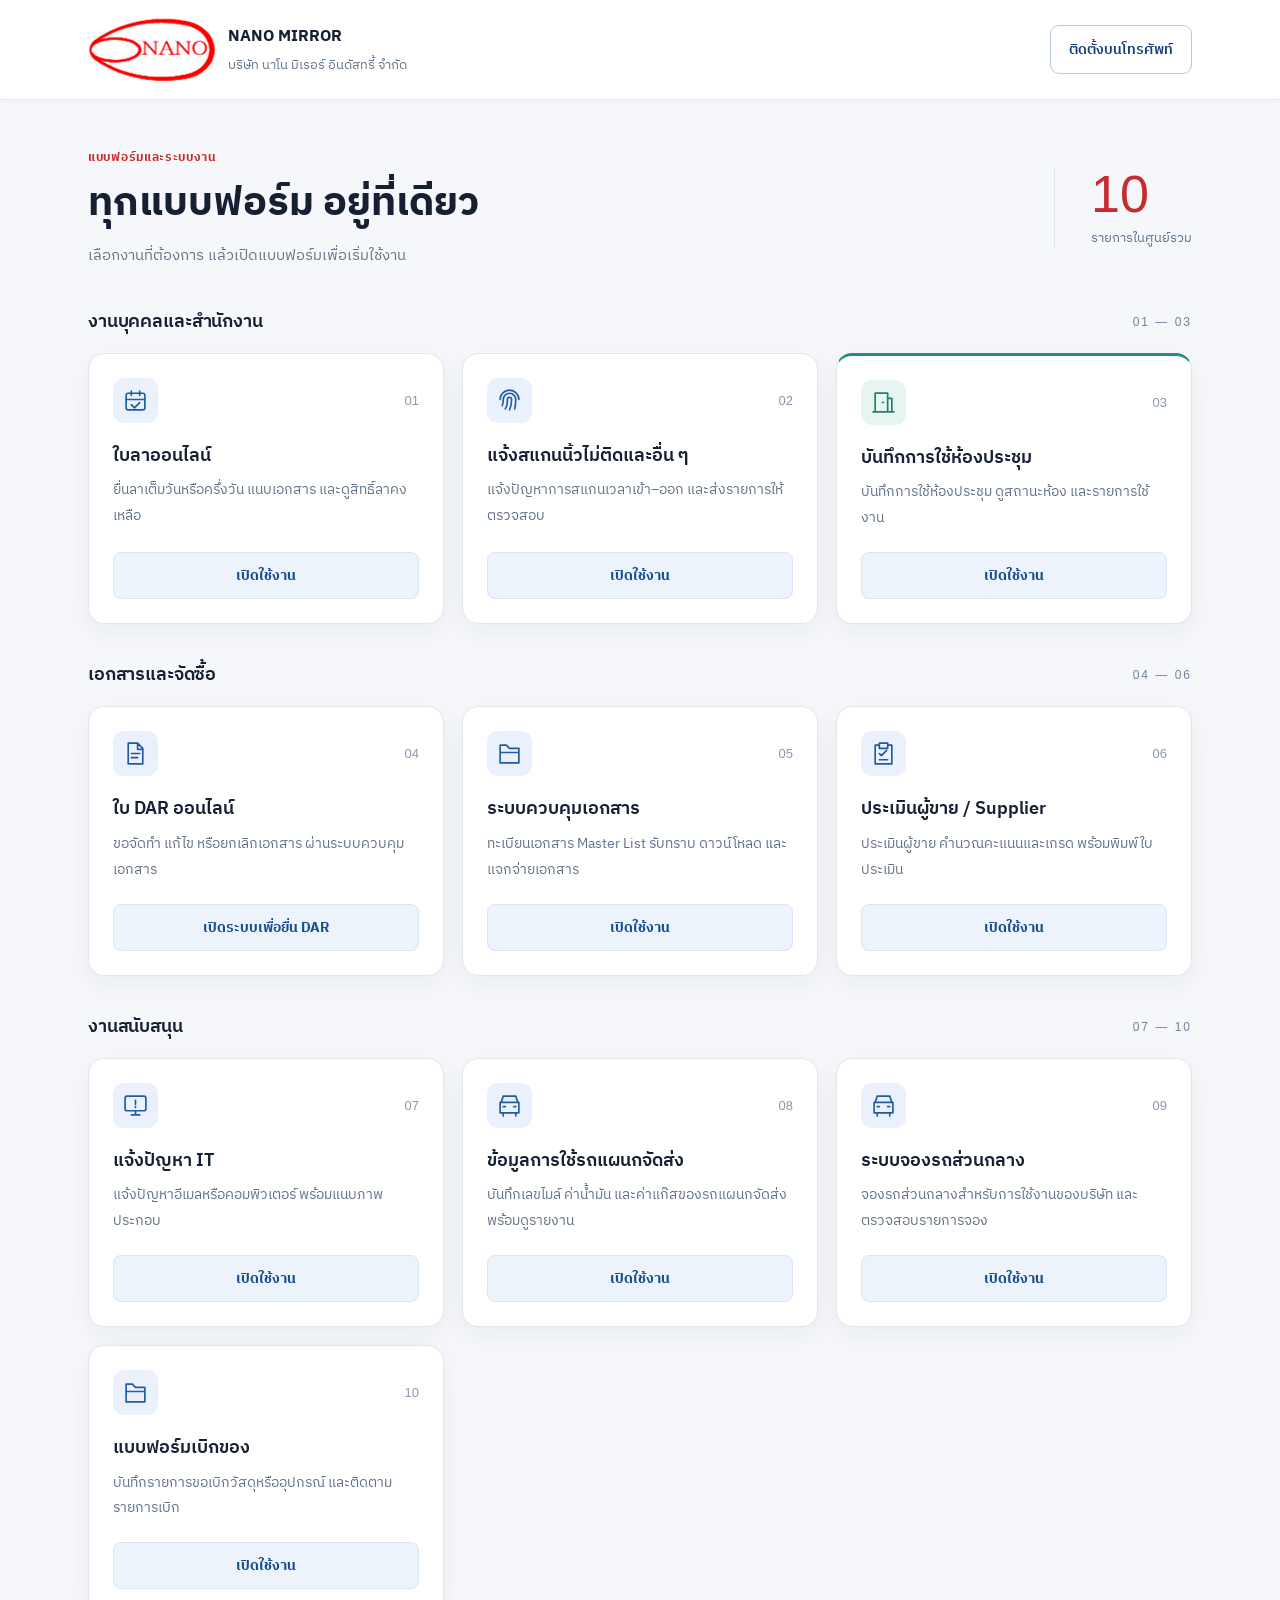
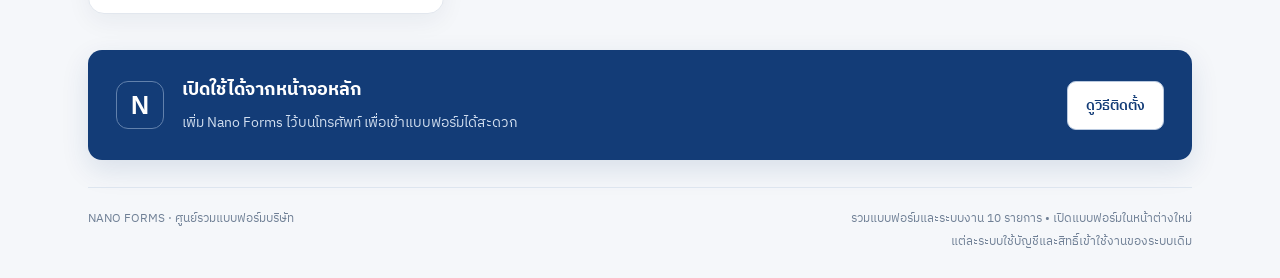
<file: index.html>
<!doctype html><html lang="th"><head><meta charset="UTF-8"><meta name="viewport" content="width=device-width,initial-scale=1"><meta name="theme-color" content="#133c77"><meta name="description" content="ศูนย์รวมแบบฟอร์มและระบบงาน บริษัท นาโน มิเรอร์ อินดัสทรี้ จำกัด"><meta name="apple-mobile-web-app-capable" content="yes"><meta name="apple-mobile-web-app-title" content="Nano Forms"><link rel="manifest" href="./manifest.webmanifest?v=20261007-9"><link rel="apple-touch-icon" sizes="192x192" href="./icon-192.png"><link rel="icon" href="data:image/svg+xml,%3Csvg xmlns='http://www.w3.org/2000/svg' viewBox='0 0 64 64'%3E%3Crect width='64' height='64' rx='14' fill='%23133c77'/%3E%3Cpath d='M18 46V18h8l12 18V18h8v28h-8L26 28v18Z' fill='white'/%3E%3C/svg%3E"><title>ศูนย์รวมแบบฟอร์มบริษัท | Nano Forms</title><link rel="preconnect" href="https://fonts.googleapis.com"><link rel="preconnect" href="https://fonts.gstatic.com" crossorigin><link href="https://fonts.googleapis.com/css2?family=IBM+Plex+Sans+Thai:wght@300;400;500;600;700&display=swap" rel="stylesheet"><link rel="stylesheet" href="./style.css?v=20261007-6"><style id="mobile-layout-fix">@media(max-width:1024px){.cards{grid-template-columns:1fr!important}.card{display:block!important;min-width:0!important}.card h3{font-size:19px!important;line-height:1.45!important}.card p{font-size:15px!important;line-height:1.7!important}.card .action{width:100%!important;min-height:48px!important;display:flex!important;align-items:center!important;justify-content:center!important;font-size:15px!important}}</style></head><body>
<header><div class="header-inner"><a class="brand" href="./" aria-label="หน้าหลัก Nano Forms"><img class="company-logo" src="[data-uri]" alt="NANO"><span>NANO MIRROR<small>บริษัท นาโน มิเรอร์ อินดัสทรี้ จำกัด</small></span></a><button class="install" id="install">ติดตั้งบนโทรศัพท์</button></div></header>
<main><div class="intro"><div><p class="eyebrow">แบบฟอร์มและระบบงาน</p><h1>ทุกแบบฟอร์ม<br class="mobile"> อยู่ที่เดียว</h1><p class="lead">เลือกงานที่ต้องการ แล้วเปิดแบบฟอร์มเพื่อเริ่มใช้งาน</p></div><div class="index-count"><strong>10</strong><span>รายการในศูนย์รวม</span></div></div>
<div class="notice" role="status" id="offline" hidden>ขณะนี้ไม่มีอินเทอร์เน็ต กรุณาเชื่อมต่อก่อนเปิดแบบฟอร์ม</div>
<section aria-labelledby="people"><div class="section-head"><h2 id="people">งานบุคคลและสำนักงาน</h2><span>01 — 03</span></div><div class="cards" id="people-cards"></div></section>
<section aria-labelledby="docs"><div class="section-head"><h2 id="docs">เอกสารและจัดซื้อ</h2><span>04 — 06</span></div><div class="cards" id="docs-cards"></div></section>
<section aria-labelledby="support"><div class="section-head"><h2 id="support">งานสนับสนุน</h2><span>07 — 10</span></div><div class="cards" id="support-cards"></div></section>
<aside class="install-strip"><span class="strip-icon">N</span><div><h2>เปิดใช้ได้จากหน้าจอหลัก</h2><p>เพิ่ม Nano Forms ไว้บนโทรศัพท์ เพื่อเข้าแบบฟอร์มได้สะดวก</p></div><button class="secondary" id="guide">ดูวิธีติดตั้ง</button></aside>
<footer><span>NANO FORMS · ศูนย์รวมแบบฟอร์มบริษัท</span><p>รวมแบบฟอร์มและระบบงาน 10 รายการ • เปิดแบบฟอร์มในหน้าต่างใหม่<br>แต่ละระบบใช้บัญชีและสิทธิ์เข้าใช้งานของระบบเดิม</p></footer></main>
<dialog id="install-dialog"><button class="close" aria-label="ปิด" id="close">×</button><p class="eyebrow">NANO FORMS</p><h2>ติดตั้งบนโทรศัพท์</h2><div id="installed" hidden>ติดตั้งแล้ว คุณกำลังเปิดผ่านเว็บแอป</div><div id="instructions"><h3>Android · Chrome</h3><p>เปิดเว็บนี้ใน Chrome แตะเมนู ⋮ แล้วเลือก <b>ติดตั้งแอป</b> หรือ <b>เพิ่มลงในหน้าจอหลัก</b></p><h3>iPhone · Safari</h3><p>เปิดเว็บนี้ใน Safari แตะ <b>แชร์</b> แล้วเลือก <b>เพิ่มไปยังหน้าจอโฮม</b> จากนั้นแตะ <b>เพิ่ม</b></p><p class="muted">หากเปิดจากแอปแชต ให้เปิดลิงก์ในเบราว์เซอร์ก่อน ตัวเลือกติดตั้งอาจต่างกันตามรุ่นโทรศัพท์</p></div><button id="native-install" class="primary" hidden>ติดตั้ง Nano Forms</button></dialog>
<script src="./app.js?v=20261007-11"></script></body></html>
</file>
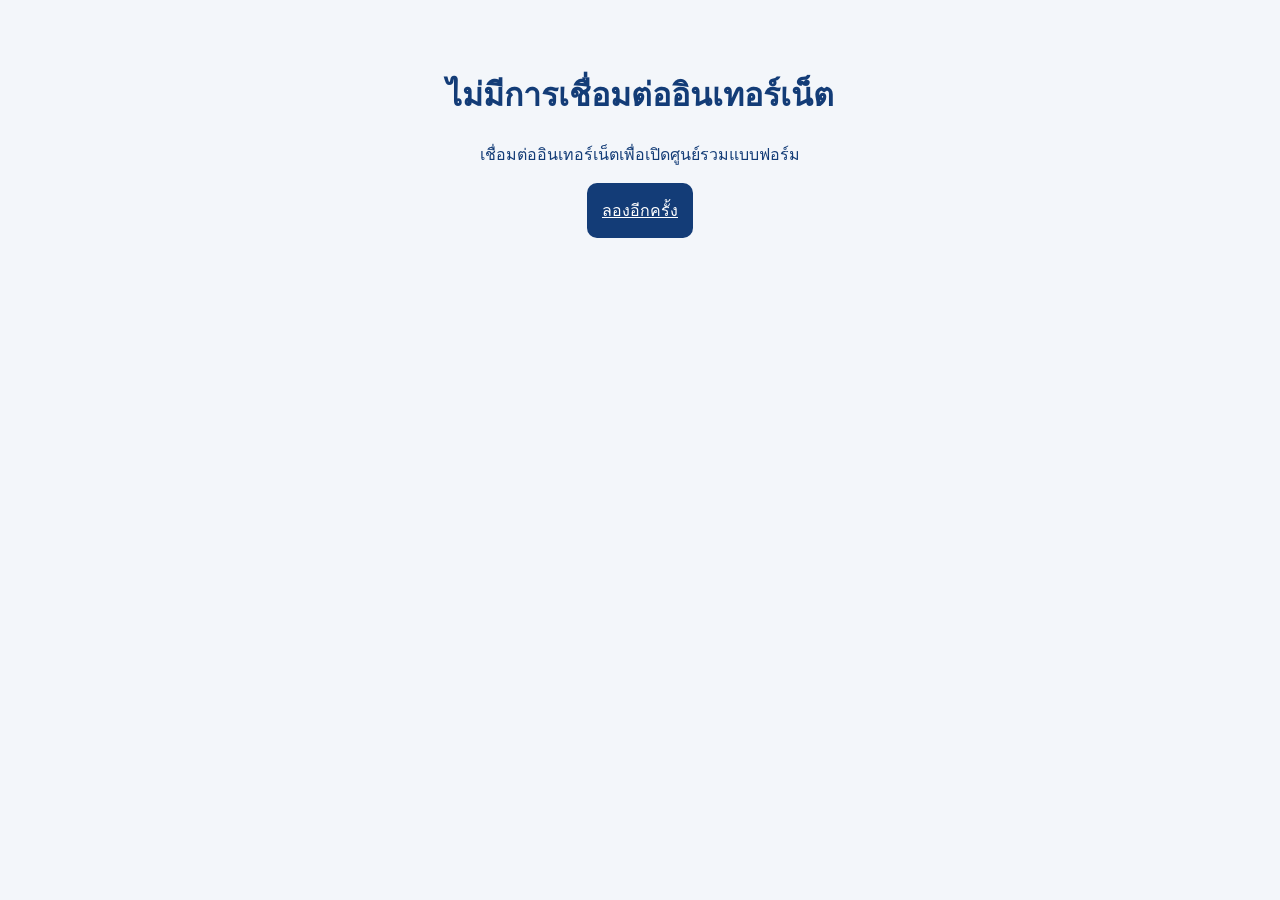
<file: offline.html>
<!doctype html><html lang="th"><meta charset="utf-8"><meta name="viewport" content="width=device-width,initial-scale=1"><title>ไม่มีอินเทอร์เน็ต | Nano Forms</title><body style="font-family:Tahoma,sans-serif;background:#f3f6fa;color:#133c77;padding:40px 24px;text-align:center"><h1>ไม่มีการเชื่อมต่ออินเทอร์เน็ต</h1><p>เชื่อมต่ออินเทอร์เน็ตเพื่อเปิดศูนย์รวมแบบฟอร์ม</p><a href="./" style="display:inline-block;padding:15px;background:#133c77;color:white;border-radius:10px">ลองอีกครั้ง</a></body></html>
</file>
<file: style.css>
:root{font-family:"IBM Plex Sans Thai","Noto Sans Thai",sans-serif;color:#172033;background:#f5f7fa;font-synthesis:none}*{box-sizing:border-box}body{margin:0}button,a{-webkit-tap-highlight-color:transparent}button{font:inherit;cursor:pointer}a{color:inherit}header{background:rgba(255,255,255,.96);border-bottom:1px solid #e6eaf0;box-shadow:0 1px 10px rgba(20,35,60,.04)}.header-inner{max-width:1160px;margin:auto;padding:18px 28px;display:flex;align-items:center;justify-content:space-between;gap:20px}.brand{display:flex;align-items:center;gap:13px;text-decoration:none;font:700 16px "Segoe UI",Arial,sans-serif;letter-spacing:.3px}.brand small{display:block;font:400 13px/1.6 "IBM Plex Sans Thai","Noto Sans Thai",sans-serif;letter-spacing:0;color:#65758b;margin-top:5px}.company-logo{width:127px;height:63px;object-fit:contain;display:block;flex-shrink:0}.install,.secondary{background:white;color:#133c77;border:1px solid #b9c9df;border-radius:9px;padding:12px 18px;font-size:14px;font-weight:bold;min-height:46px}.install:hover,.secondary:hover{background:#eef4fc}main{max-width:1160px;margin:auto;padding:48px 28px 24px}.intro{display:flex;align-items:center;justify-content:space-between;margin-bottom:38px}.eyebrow{font-size:12px;color:#c82a31;letter-spacing:.7px;font-weight:700;margin:0 0 10px;text-transform:uppercase}h1{font-size:40px;line-height:1.32;margin:0;font-weight:700;letter-spacing:-.4px}.lead{font-size:15px;color:#687386;margin:12px 0 0;line-height:1.8}.index-count{border-left:1px solid #e0e5ec;padding-left:36px;display:grid;gap:7px;color:#61728a}.index-count strong{font:500 52px/1 Arial;color:#c82a31}.index-count span{font-size:13px}.section-head{display:flex;align-items:center;justify-content:space-between;margin-bottom:16px}.section-head h2{font-size:18px;margin:0;font-weight:700;letter-spacing:-.15px}.section-head>span{font:12px Arial;color:#718299;letter-spacing:2px}.cards{display:grid;grid-template-columns:repeat(3,minmax(0,1fr));gap:18px;margin-bottom:36px}.card{background:#fff;border:1px solid #e2e7ee;border-radius:16px;padding:24px;display:flex;flex-direction:column;position:relative;min-height:250px;box-shadow:0 8px 24px rgba(22,39,66,.055);transition:transform .18s ease,box-shadow .18s ease,border-color .18s ease}.card-top{display:flex;align-items:center;justify-content:space-between;margin-bottom:18px}.icon{width:45px;height:45px;display:grid;place-items:center;border-radius:11px;background:#eaf1fc;color:#245b9f}.icon svg{width:25px;height:25px}.card-number{font:13px Arial;color:#8a99ad}.card h3{font-size:18px;line-height:1.7;margin:0 0 6px}.card p{font-size:14px;line-height:1.85;color:#637188;margin:0 0 21px}.card .action{margin-top:auto;text-align:center;display:block;text-decoration:none;border-radius:8px;padding:11px 10px;font-size:14px;font-weight:bold;color:#174c91;background:#edf3fb;border:1px solid #d9e5f5;min-height:44px}.card a.action:hover{background:#133c77;color:white}.card .pending{color:#7b6644;background:#f7f4ed;border-color:#eee7d8;font-weight:400}.meeting{border-top:3px solid #238d85}.meeting .icon{background:#e7f5f1;color:#207e73}.install-strip{display:flex;gap:18px;align-items:center;background:#133c77;color:#fff;padding:25px 28px;border-radius:14px;margin:12px 0 27px}.strip-icon{border:1px solid #6281ac;border-radius:12px;display:grid;place-items:center;height:48px;width:48px;flex-shrink:0;font:bold 25px Arial}.install-strip h2{margin:0 0 5px;font-size:18px}.install-strip p{margin:0;font-size:14px;line-height:1.8;color:#d2dff0}.install-strip .secondary{margin-left:auto;white-space:nowrap}footer{border-top:1px solid #dde5ef;padding-top:20px;color:#708096;font-size:12px;line-height:1.9;display:flex;justify-content:space-between;gap:20px}footer p{margin:0;text-align:right}.mobile{display:none}dialog{border:0;border-radius:18px;padding:32px;max-width:480px;width:calc(100% - 32px);color:#152a46;box-shadow:0 20px 80px #09214255}dialog::backdrop{background:#0e234b88}dialog h2{font-size:24px;margin:10px 0 26px}dialog h3{font-size:17px;margin:24px 0 8px}dialog p{line-height:1.9;font-size:15px}.close{position:absolute;right:12px;top:10px;background:none;border:0;font-size:28px;width:44px;height:44px;color:#65758b}.muted{color:#718197;font-size:13px!important}.primary{background:#133c77;color:white;border:0;border-radius:9px;width:100%;padding:13px}.notice{padding:15px;background:#fff0cf;border-radius:9px;margin-bottom:20px}button:focus-visible,a:focus-visible{outline:3px solid #15978c;outline-offset:4px}[hidden]{display:none!important}@media(max-width:850px){.cards{grid-template-columns:repeat(2,minmax(0,1fr))}.index-count{display:none}footer{display:block}footer p{text-align:left;margin-top:8px}}@media(max-width:560px){.header-inner{padding:16px;gap:10px}.brand{font-size:14px;gap:9px}.brand small{font-size:12px;max-width:190px}.company-logo{width:92px;height:auto;flex-shrink:0}.install{font-size:12px;padding:9px;max-width:93px}main{padding:29px 16px 20px}.intro{margin-bottom:29px}h1{font-size:31px}.lead{font-size:14px}.cards{grid-template-columns:1fr;gap:12px;margin-bottom:27px}.card{min-height:0;padding:19px;display:grid;grid-template-columns:46px 1fr;column-gap:15px}.card-top{grid-row:1/4;display:block;margin:0}.card-number{display:none}.card h3{font-size:17px}.card p{margin-bottom:13px}.card .action{grid-column:2;padding:10px}.section-head h2{font-size:18px}.install-strip{padding:22px;flex-wrap:wrap;gap:14px}.install-strip>div{flex:1}.install-strip .secondary{width:100%;margin:0}.install-strip h2{font-size:16px}.strip-icon{width:40px;height:40px}footer{font-size:12px}.section-head>span{font-size:11px}}
.card:hover{transform:translateY(-2px);box-shadow:0 12px 30px rgba(22,39,66,.09);border-color:#d5dce6}.card h3{letter-spacing:-.1px}.company-logo{background:#fff}.card .action{transition:.18s ease}.card a.action:hover{background:#c82a31!important;border-color:#c82a31!important;color:#fff!important}.install-strip{box-shadow:0 10px 28px rgba(19,60,119,.12)}

/* Responsive refinement */
html{-webkit-text-size-adjust:100%;text-size-adjust:100%}
body{min-width:0;overflow-x:hidden}
img,svg{max-width:100%}
.header-inner,main{width:100%}
@media(max-width:1024px){.header-inner,main{padding-left:22px;padding-right:22px}.cards{grid-template-columns:repeat(2,minmax(0,1fr))}.intro{gap:28px}}
@media(max-width:700px){.header-inner{align-items:center;flex-wrap:wrap}.brand{min-width:0;flex:1}.company-logo{width:84px}.brand>span:last-child{font-size:13px}.brand small{font-size:11px}.install{margin-left:auto}.intro{display:block}.index-count{display:none}.cards{grid-template-columns:1fr}.card{min-height:0}.install-strip{display:grid;grid-template-columns:auto 1fr}.install-strip .secondary{grid-column:1/-1;width:100%;margin:0}footer{display:block}footer p{text-align:left;margin-top:8px}}
@media(max-width:430px){.header-inner{padding:12px 14px}.company-logo{width:72px}.brand{gap:7px}.brand>span:last-child{font-size:12px;letter-spacing:0}.brand small{display:none}.install{min-height:40px;padding:8px 10px;font-size:11px;max-width:none}main{padding:25px 14px 18px}h1{font-size:28px}.lead{font-size:13px}.section-head h2{font-size:17px}.card{display:block;padding:18px}.card-top{display:flex;margin-bottom:13px}.card p{font-size:13px}.card .action{width:100%}.install-strip{padding:18px}.install-strip h2{font-size:15px}.install-strip p{font-size:12px}dialog{padding:24px 20px}}
@media(min-width:1400px){.header-inner,main{max-width:1240px}.cards{gap:20px}}

/* Professional Thai typography */
body,button,input,select,textarea{font-family:"IBM Plex Sans Thai","Noto Sans Thai",sans-serif}
.brand{font-family:"IBM Plex Sans Thai","Noto Sans Thai",sans-serif;font-weight:700;letter-spacing:0}
.brand small{font-family:"IBM Plex Sans Thai","Noto Sans Thai",sans-serif;font-weight:400}
h1,h2,h3,.card h3,.install-strip h2{font-family:"IBM Plex Sans Thai","Noto Sans Thai",sans-serif;letter-spacing:0}
h1{font-weight:700}.section-head h2,.card h3{font-weight:600}
.card p,.lead,footer,.install-strip p{font-weight:400}
.action,.install,.secondary,.primary{font-weight:600}

/* Mobile: single-column cards with comfortable reading size */
@media (max-width:700px){
  .cards{grid-template-columns:1fr!important;gap:16px!important}
  .card{display:block!important;min-width:0!important;padding:22px 20px!important;border-radius:16px!important}
  .card h3{font-size:19px!important;line-height:1.45!important;margin-top:18px!important}
  .card p{font-size:15px!important;line-height:1.75!important;margin-bottom:20px!important}
  .card-number{font-size:13px!important}
  .action{width:100%!important;min-height:48px!important;font-size:15px!important;display:flex!important;align-items:center!important;justify-content:center!important}
  .section-head h2{font-size:19px!important}
  .section-head span{font-size:12px!important}
  .lead{font-size:15px!important;line-height:1.7!important}
}
</file>
